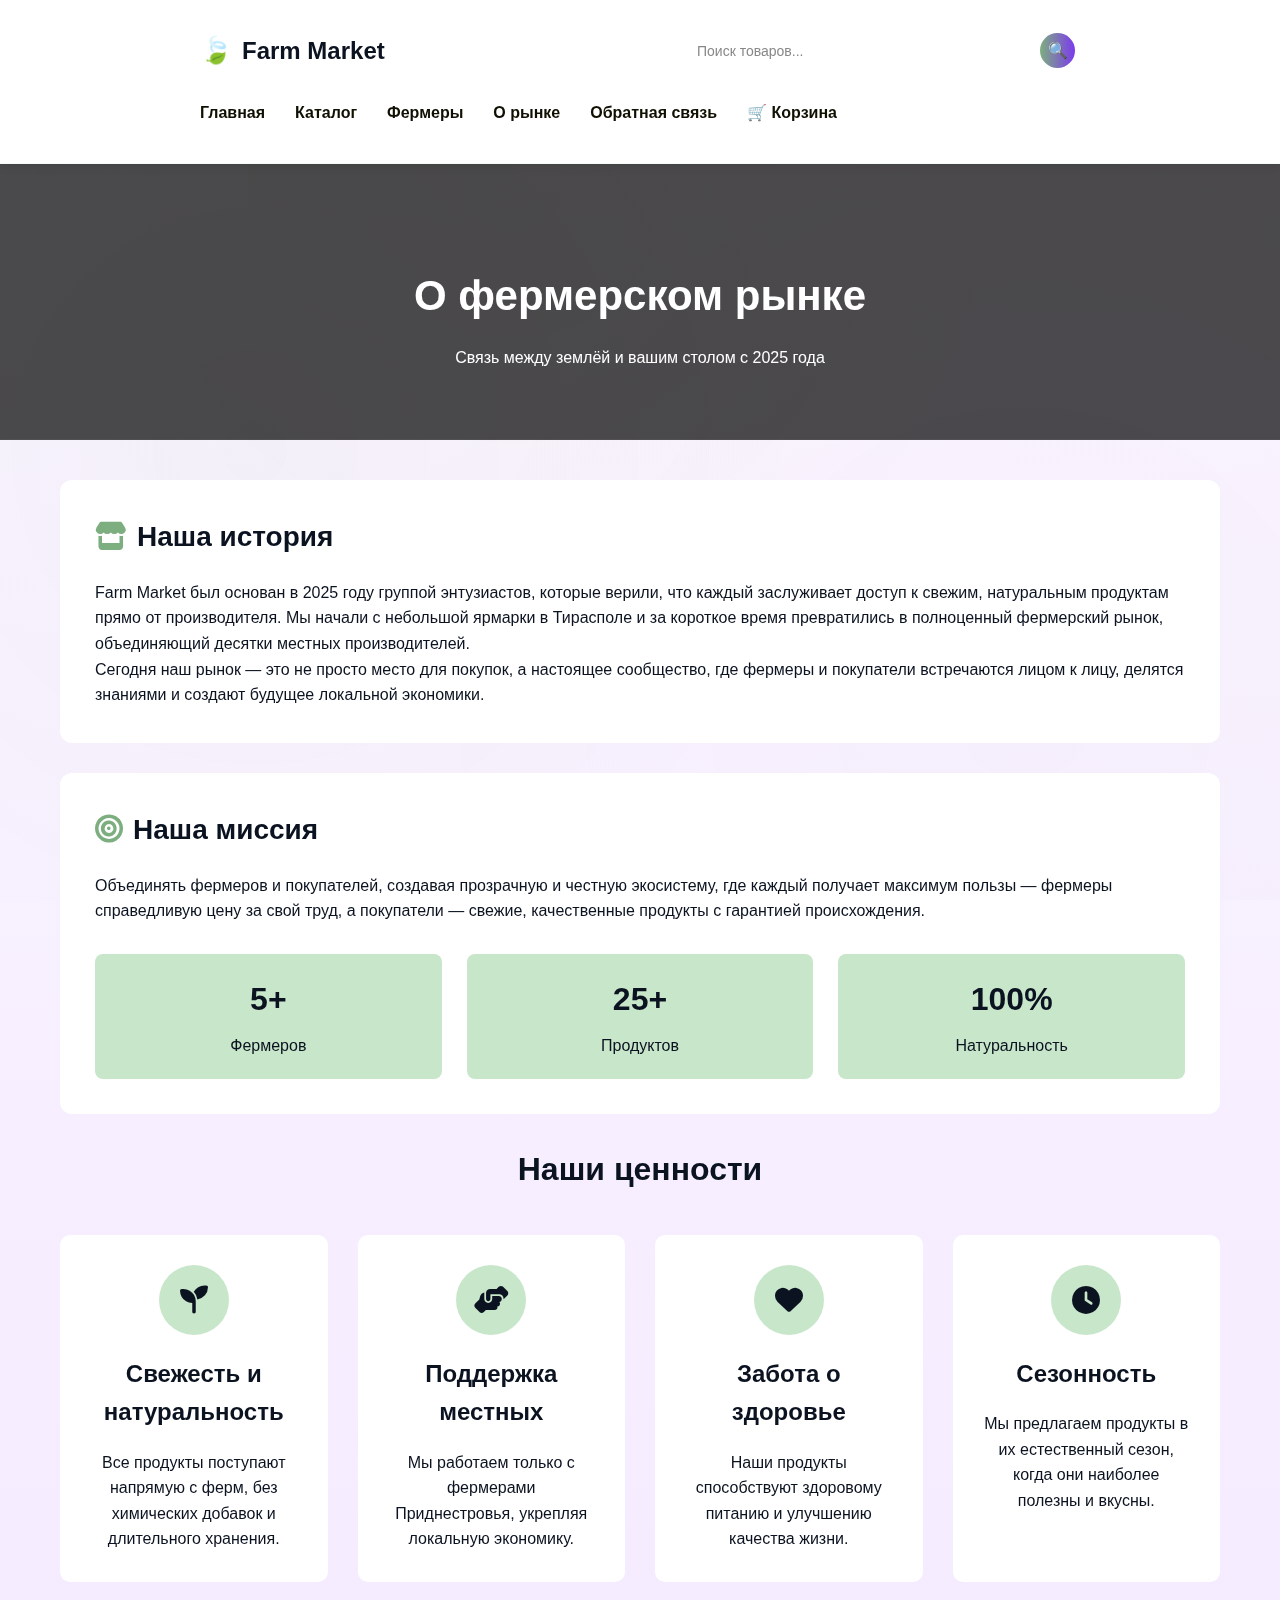
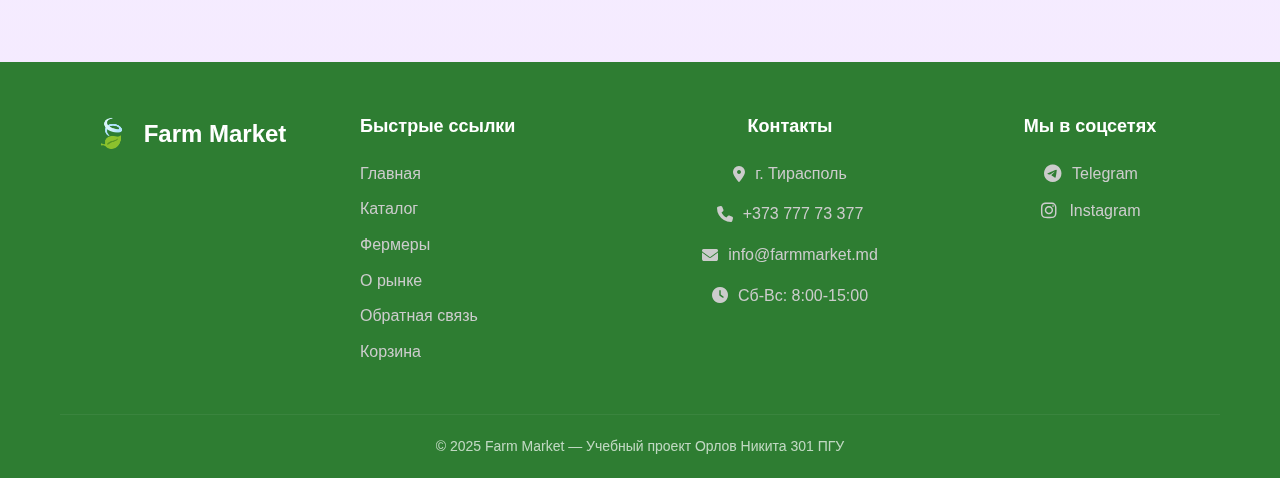
<file: docs/pages/about/about.html>
<!DOCTYPE html>
<html lang="ru">
<head>
    <meta charset="UTF-8" />
    <meta name="viewport" content="width=device-width, initial-scale=1.0" />
    <title>О рынке — Farm Market</title>
    <link href="https://fonts.googleapis.com/css2?family=Merriweather:wght@400;700&family=Open+Sans:wght@300;400;600;700&display=swap" rel="stylesheet">
    <link rel="stylesheet" href="https://cdnjs.cloudflare.com/ajax/libs/font-awesome/6.4.0/css/all.min.css">
    <link rel="stylesheet" href="../../main.css" />
</head>
<body>
<div class="page">
   <header class="header">
    <div class="container header__inner">
      <a href="../../index.html" class="logo">
        
        Farm Market
      </a>

      <div class="header__search-wrapper">
        <input type="text" class="header__search" placeholder="Поиск товаров..." id="header-search">
        <button class="header__search-btn" aria-label="Поиск">🔍</button>
      </div>

        <nav class="header__nav">
      <a href="../../index.html" class="header__nav-link nav-olive">Главная</a>
      <a href="../catalog/catalog.html" class="header__nav-link nav-olive">Каталог</a>
      <a href="../farmers/farmers.html" class="header__nav-link nav-olive">Фермеры</a>
      <a href="about.html" class="header__nav-link nav-olive">О рынке</a>
      <a href="../feedback/feedback.html" class="header__nav-link nav-olive">Обратная связь</a>
      <a href="../cart/cart.html" class="header__nav-link nav-olive">🛒 Корзина</a>
    </nav>

      <button class="header__burger">
        <span></span><span></span><span></span>
      </button>
    </div>
  </header>

    <main class="about page__section">
        <!-- Hero блок с фоном -->
        <section class="about__hero">
            <div class="container">
                <h1 class="about__title">О фермерском рынке</h1>
                <p class="about-subtitle">Связь между землёй и вашим столом с 2025 года</p>
            </div>
        </section>

        <div class="container">
            <!-- Наша история -->
            <section class="about__card about__intro">
                <h2 class="about__card-title">
                    <span class="about__card-icon"><i class="fas fa-store"></i></span>
                    Наша история
                </h2>
                <p>Farm Market был основан в 2025 году группой энтузиастов, которые верили, что каждый заслуживает доступ к свежим, натуральным продуктам прямо от производителя. Мы начали с небольшой ярмарки в Тирасполе и за короткое время превратились в полноценный фермерский рынок, объединяющий десятки местных производителей.</p>
                <p>Сегодня наш рынок — это не просто место для покупок, а настоящее сообщество, где фермеры и покупатели встречаются лицом к лицу, делятся знаниями и создают будущее локальной экономики.</p>
            </section>

            <!-- Миссия и цифры -->
            <section class="about__card about__mission">
                <h2 class="about__card-title">
                    <span class="about__card-icon"><i class="fas fa-bullseye"></i></span>
                    Наша миссия
                </h2>
                <p>Объединять фермеров и покупателей, создавая прозрачную и честную экосистему, где каждый получает максимум пользы — фермеры справедливую цену за свой труд, а покупатели — свежие, качественные продукты с гарантией происхождения.</p>

                <div class="about__stats">
                    <div class="about__stat">
                        <div class="about__stat-number">5+</div>
                        <div class="about__stat-label">Фермеров</div>
                    </div>
                    <div class="about__stat">
                        <div class="about__stat-number">25+</div>
                        <div class="about__stat-label">Продуктов</div>
                    </div>
                    <div class="about__stat">
                        <div class="about__stat-number">100%</div>
                        <div class="about__stat-label">Натуральность</div>
                    </div>
                </div>
            </section>

            <!-- Ценности -->
            <section class="about__values">
                <h2 class="about__section-title">Наши ценности</h2>
                <div class="about__values-grid">
                    <div class="about__value-card">
                        <div class="about__value-icon">
                            <i class="fas fa-seedling"></i>
                        </div>
                        <h3>Свежесть и натуральность</h3>
                        <p>Все продукты поступают напрямую с ферм, без химических добавок и длительного хранения.</p>
                    </div>
                    <div class="about__value-card">
                        <div class="about__value-icon">
                            <i class="fas fa-hands-helping"></i>
                        </div>
                        <h3>Поддержка местных</h3>
                        <p>Мы работаем только с фермерами Приднестровья, укрепляя локальную экономику.</p>
                    </div>
                    <div class="about__value-card">
                        <div class="about__value-icon">
                            <i class="fas fa-heart"></i>
                        </div>
                        <h3>Забота о здоровье</h3>
                        <p>Наши продукты способствуют здоровому питанию и улучшению качества жизни.</p>
                    </div>
                    <div class="about__value-card">
                        <div class="about__value-icon">
                            <i class="fas fa-clock"></i>
                        </div>
                        <h3>Сезонность</h3>
                        <p>Мы предлагаем продукты в их естественный сезон, когда они наиболее полезны и вкусны.</p>
                    </div>
                </div>
            </section>
        </div>
    </main>

    <footer class="footer">
        <div class="container">
            <div class="footer-content">
                <div class="footer-logo">
                    <div class="footer-logo__brand">
                        Farm Market
                    </div>
                    
                </div>
                <div class="footer-links">
                    <h4>Быстрые ссылки</h4>
                    <a href="../../index.html">Главная</a>
                    <a href="../catalog/catalog.html">Каталог</a>
                    <a href="../farmers/farmers.html">Фермеры</a>
                    <a href="about.html">О рынке</a>
                    <a href="../feedback/feedback.html">Обратная связь</a>
                    <a href="../cart/cart.html">Корзина</a>
                </div>
                <div class="footer-contact">
                    <h4>Контакты</h4>
                    <p><i class="fas fa-map-marker-alt"></i> г. Тирасполь</p>
                    <p><i class="fas fa-phone"></i> +373 777 73 377</p>
                    <p><i class="fas fa-envelope"></i> info@farmmarket.md</p>
                    <p><i class="fas fa-clock"></i> Сб-Вс: 8:00-15:00</p>
                </div>
                <div class="footer-social">
                    <h4>Мы в соцсетях</h4>
                    <div class="footer-social__links">
                        <a href="https://t.me/" target="_blank" class="social-link"><i class="fab fa-telegram-plane"></i> Telegram</a>
                        <a href="https://instagram.com/" target="_blank" class="social-link"><i class="fab fa-instagram"></i> Instagram</a>
                    </div>
                </div>
            </div>
            <div class="footer-bottom">
                <p>© 2025 Farm Market — Учебный  проект  Орлов Никита 301  ПГУ</p>
            </div>
        </div>
    </footer>
</div>
<script src="../../scripts/common.js" defer></script>
</body>
</html>
</file>
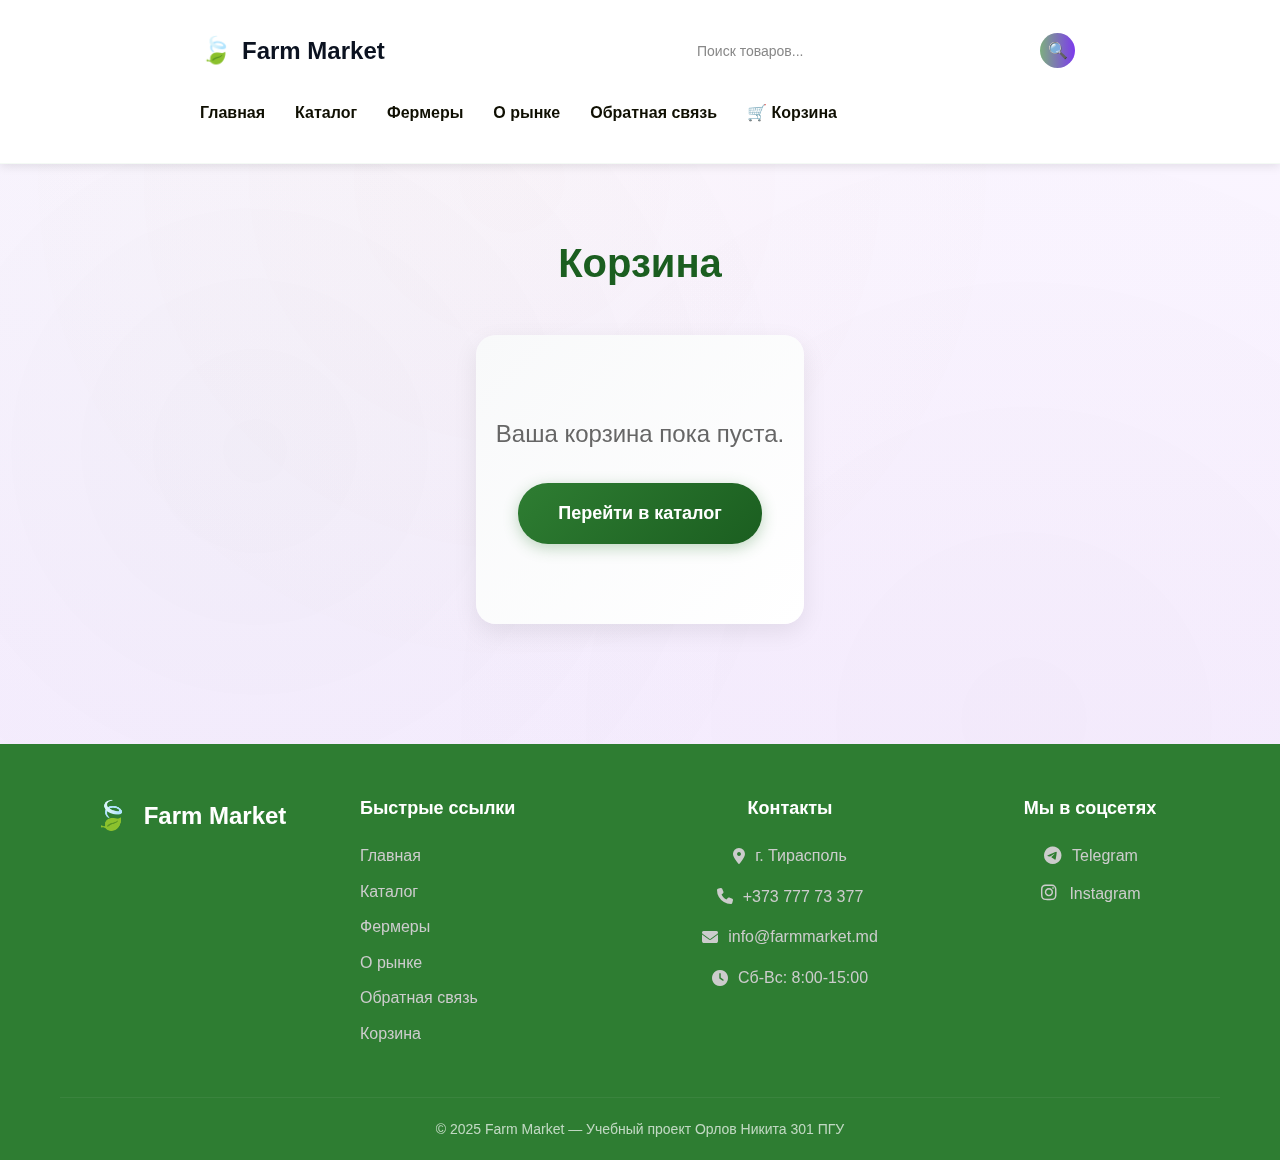
<file: docs/pages/cart/cart.html>
<!DOCTYPE html>
<html lang="ru">
<head>
    <meta charset="UTF-8" />
    <meta name="viewport" content="width=device-width, initial-scale=1.0" />
    <title>Корзина — LocalFarm</title>
    <link href="https://fonts.googleapis.com/css2?family=Merriweather:wght@400;700&family=Open+Sans:wght@300;400;600;700&display=swap" rel="stylesheet">
    <link rel="stylesheet" href="https://cdnjs.cloudflare.com/ajax/libs/font-awesome/6.4.0/css/all.min.css">
    <link rel="stylesheet" href="../../main.css" />
</head>
<body>
<div class="page">
  <header class="header">
    <div class="container header__inner">
      <a href="../../index.html" class="logo">Farm Market</a>

      <div class="header__search-wrapper">
        <input type="text" class="header__search" placeholder="Поиск товаров..." id="header-search">
        <button class="header__search-btn" aria-label="Поиск">🔍</button>
      </div>
     
      <nav class="header__nav">
      <a href="../../index.html" class="header__nav-link nav-olive">Главная</a>
      <a href="../catalog/catalog.html" class="header__nav-link nav-olive">Каталог</a>
      <a href="../farmers/farmers.html" class="header__nav-link nav-olive">Фермеры</a>
      <a href="../about/about.html" class="header__nav-link nav-olive">О рынке</a>
      <a href="../feedback/feedback.html" class="header__nav-link nav-olive">Обратная связь</a>
      <a href="cart.html" class="header__nav-link nav-olive">🛒 Корзина</a>
    </nav>

      <button class="header__burger">
        <span></span><span></span><span></span>
      </button>
    </div>
  </header>

<main class="cart page__section">
    <h1 class="cart__title section-title">Корзина</h1>

    <!-- Пустая корзина -->
    <div class="cart__empty" id="cart-empty">
        <p class="cart__empty-text">Ваша корзина пока пуста.</p>
        <a href="../catalog/catalog.html" class="cart__empty-button">Перейти в каталог</a>
    </div>

    <!-- Контент корзины -->
    <div class="cart__content" id="cart-content">
        <ul class="cart__list"></ul>

        <div class="cart__summary">
            <div class="cart__promo">
                <input type="text" id="promo-code" placeholder="Введите промокод" class="cart__promo-input">
                <button class="cart__promo-button">Применить</button>
            </div>
            <p class="cart__summary-text">Итого: <span id="cart-total">0 ₽</span></p>
            <button class="cart__order-button">Оформить заказ</button>
        </div>
    </div>
</main>

 <footer class="footer">
        <div class="container">
            <div class="footer-content">
                <div class="footer-logo">
                    <div class="footer-logo__brand">
                        Farm Market
                    </div>
                    
                </div>
                <div class="footer-links">
                    <h4>Быстрые ссылки</h4>
                    <a href="../../index.html">Главная</a>
                    <a href="../catalog/catalog.html">Каталог</a>
                    <a href="../farmers/farmers.html">Фермеры</a>
                    <a href="../about/about.html">О рынке</a>
                    <a href="../feedback/feedback.html">Обратная связь</a>
                    <a href="cart.html">Корзина</a>
                </div>
                <div class="footer-contact">
                    <h4>Контакты</h4>
                    <p><i class="fas fa-map-marker-alt"></i> г. Тирасполь</p>
                    <p><i class="fas fa-phone"></i> +373 777 73 377</p>
                    <p><i class="fas fa-envelope"></i> info@farmmarket.md</p>
                    <p><i class="fas fa-clock"></i> Сб-Вс: 8:00-15:00</p>
                </div>
                <div class="footer-social">
                    <h4>Мы в соцсетях</h4>
                    <div class="footer-social__links">
                        <a href="https://t.me/" target="_blank" class="social-link"><i class="fab fa-telegram-plane"></i> Telegram</a>
                        <a href="https://instagram.com/" target="_blank" class="social-link"><i class="fab fa-instagram"></i> Instagram</a>
                    </div>
                </div>
            </div>
            <div class="footer-bottom">
                <p>© 2025 Farm Market — Учебный  проект  Орлов Никита 301  ПГУ</p>
            </div>
        </div>
    </footer>
</div>
    <script src="../../scripts/common.js" defer></script>
    <script src="../../scripts/cart/cart.js" defer></script>
</body>
</html>
</file>
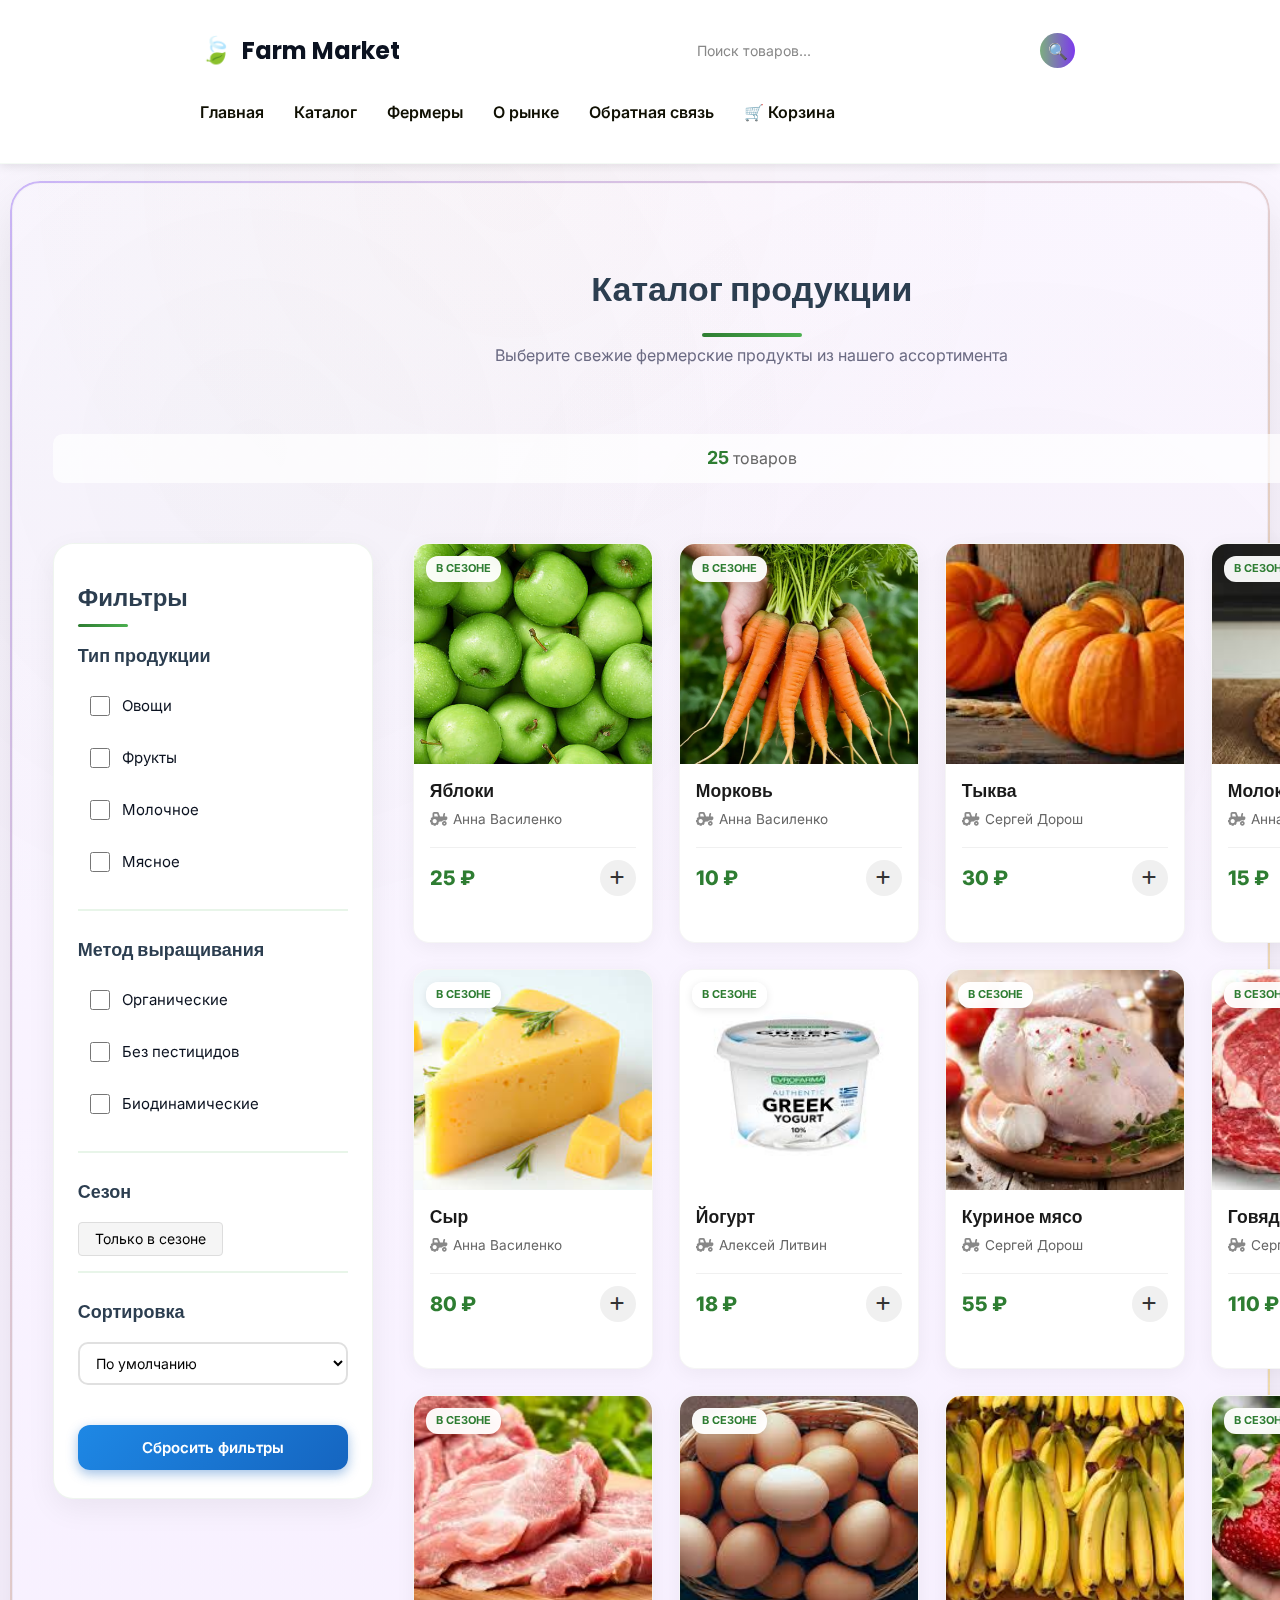
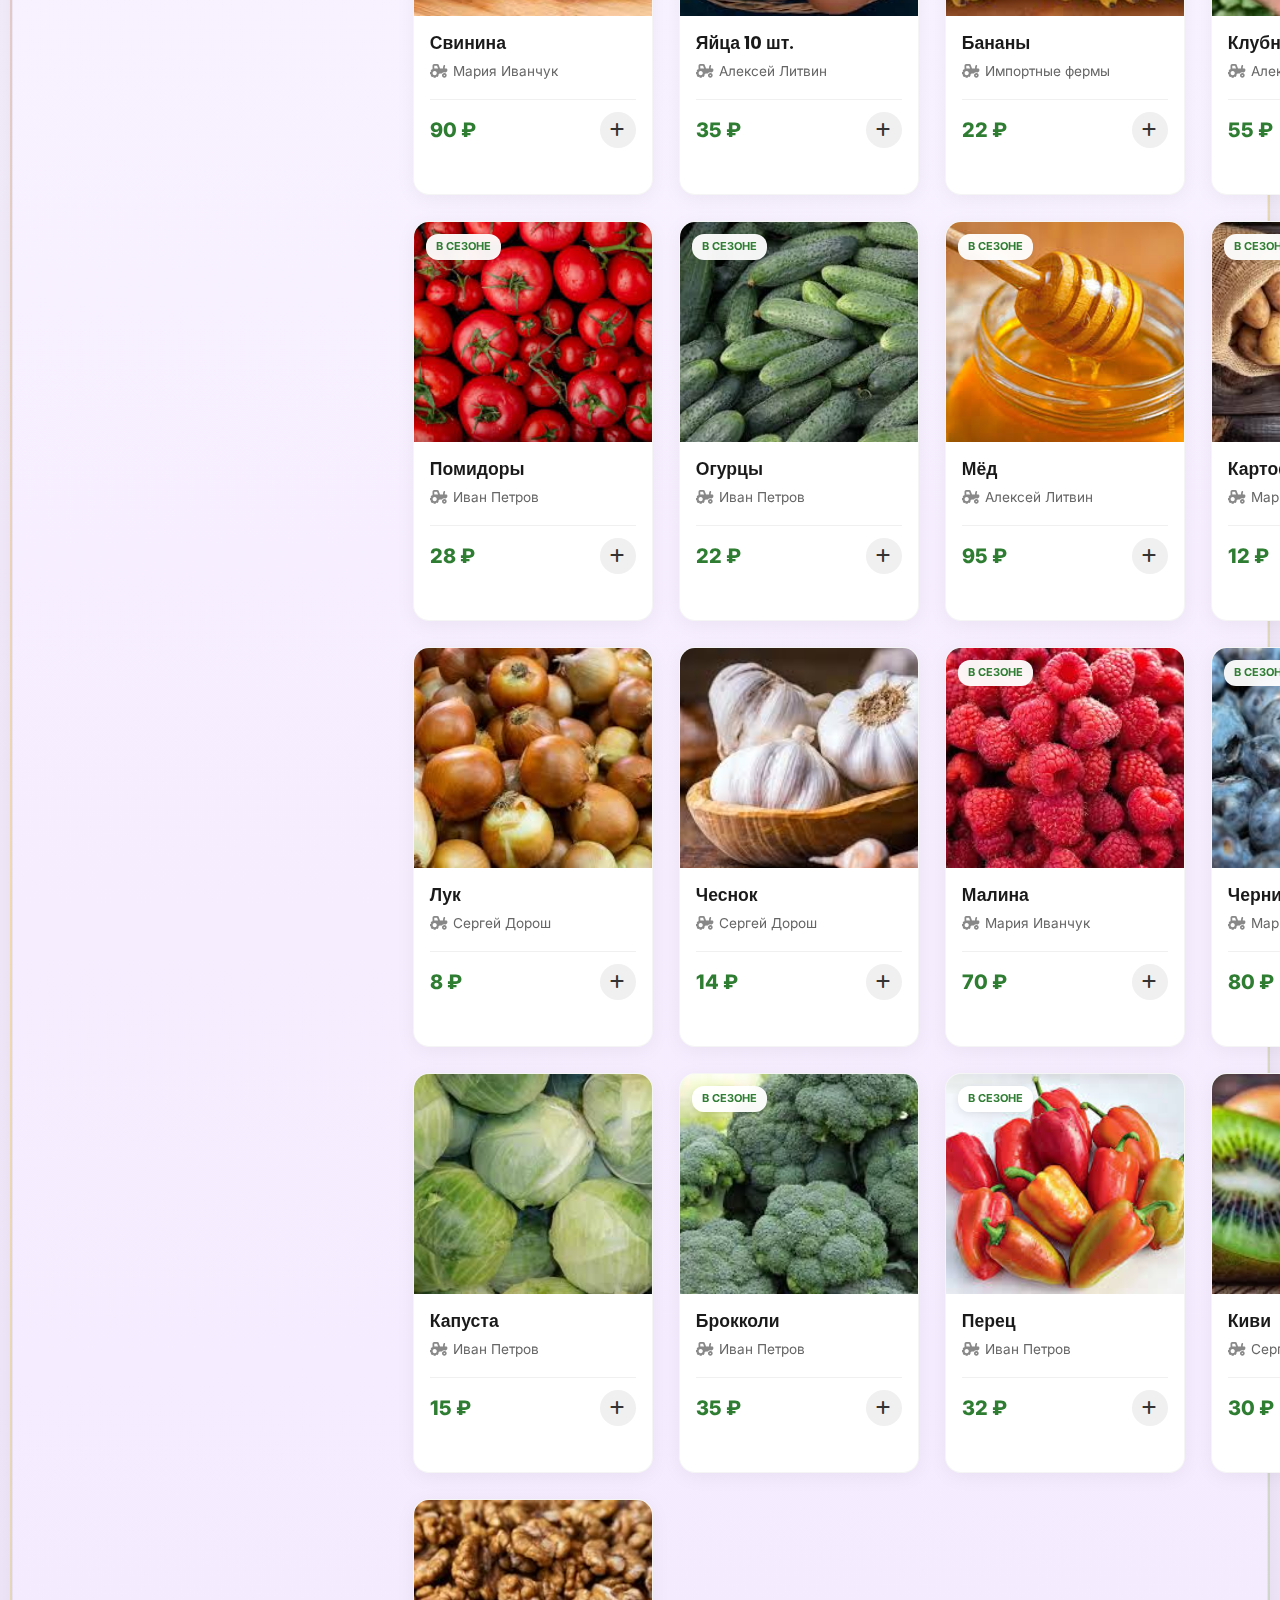
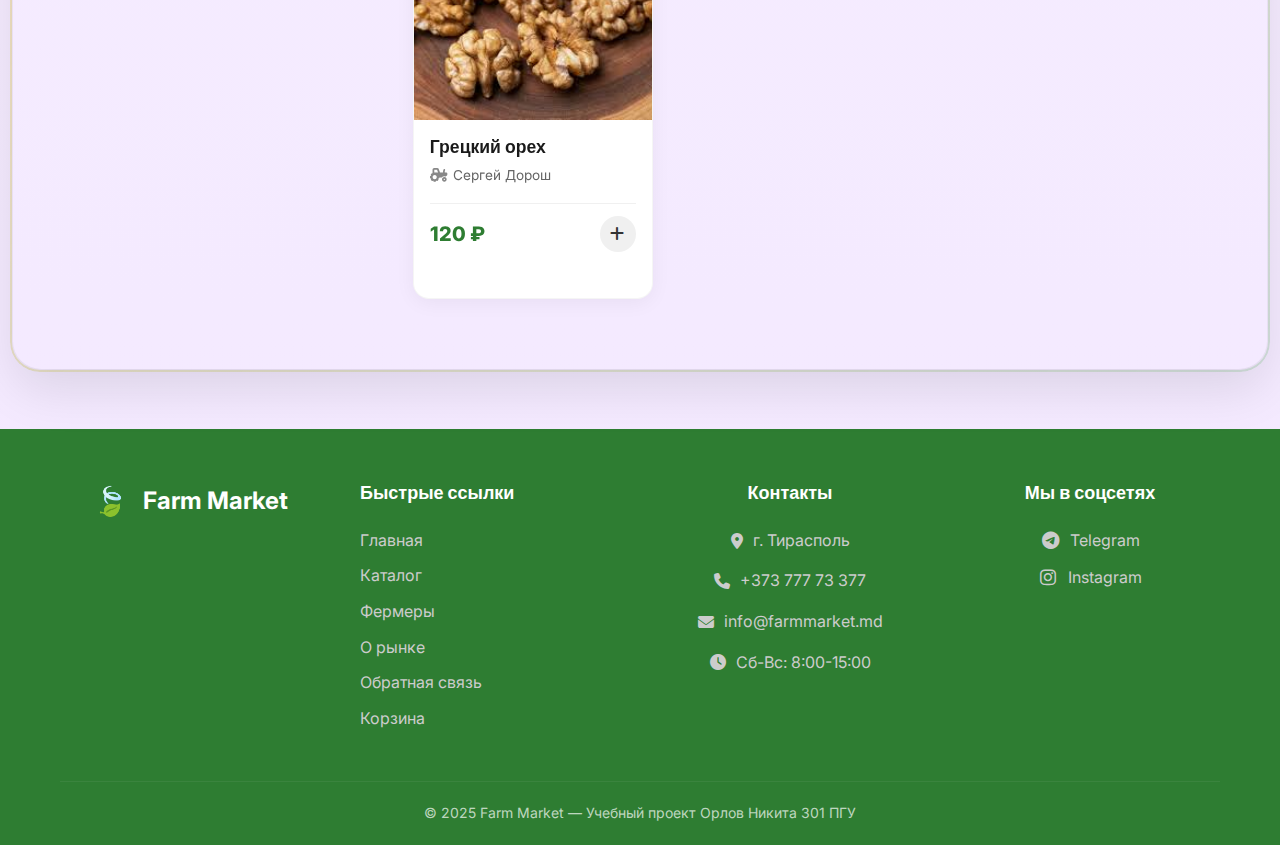
<file: docs/pages/catalog/catalog.html>
<!DOCTYPE html>
<html lang="ru">
<head>
    <meta charset="UTF-8" />
    <meta name="viewport" content="width=device-width, initial-scale=1.0" />
    <title>Каталог продукции — LocalFarm</title>
  
    <link href="https://fonts.googleapis.com/css2?family=Inter:wght@300;400;600;700&family=Poppins:wght@400;600;700&display=swap" rel="stylesheet">
    <link rel="stylesheet" href="https://cdnjs.cloudflare.com/ajax/libs/font-awesome/6.4.0/css/all.min.css">
    <link rel="stylesheet" href="../../main.css" />
    <link rel="stylesheet" href="../../blocks/filters/__button/filters__button.css" />
</head>
<body>
    <div class="page">
        <!-- Header -->
     <header class="header">
    <div class="container header__inner">
      <a href="../../index.html" class="logo">Farm Market</a>

      <div class="header__search-wrapper">
        <input type="text" class="header__search" placeholder="Поиск товаров..." id="header-search">
        <button class="header__search-btn" aria-label="Поиск">🔍</button>
      </div>

        <nav class="header__nav">
      <a href="../../index.html" class="header__nav-link nav-olive">Главная</a>
      <a href="catalog.html" class="header__nav-link nav-olive">Каталог</a>
      <a href="../farmers/farmers.html" class="header__nav-link nav-olive">Фермеры</a>
      <a href="../about/about.html" class="header__nav-link nav-olive">О рынке</a>
      <a href="../feedback/feedback.html" class="header__nav-link nav-olive">Обратная связь</a>
      <a href="../cart/cart.html" class="header__nav-link nav-olive">🛒 Корзина</a>
    </nav>

      <button class="header__burger">
        <span></span><span></span><span></span>
      </button>
    </div>
  </header>
        <!-- Main -->
        <main class="catalog page__section">
            <div class="catalog-hero">
                <div class="container">
                    <h1 class="catalog__title section-title">Каталог продукции</h1>
                    <p class="catalog__subtitle">Выберите свежие фермерские продукты из нашего ассортимента</p>
                </div>
            </div>
            
            <!-- Счетчик товаров -->
            <div class="catalog-stats">
                <span id="products-count">0</span> товаров
            </div>

            <!-- Filters -->
            <aside class="catalog__filters">
                <h2 class="filters__title">Фильтры</h2>

                <div class="filters__group">
                    <h3 class="filters__subtitle">Тип продукции</h3>
                    <label><input type="checkbox" name="type" value="vegetables"> Овощи</label>
                    <label><input type="checkbox" name="type" value="fruits"> Фрукты</label>
                    <label><input type="checkbox" name="type" value="dairy"> Молочное</label>
                    <label><input type="checkbox" name="type" value="meat"> Мясное</label>
                </div>

                 <div class="filters__group">
                    <h3 class="filters__subtitle">Метод выращивания</h3>
                    <label><input type="checkbox" name="method" value="Органические"> Органические</label>
                    <label><input type="checkbox" name="method" value="Без пестицидов"> Без пестицидов</label>
                    <label><input type="checkbox" name="method" value="Биодинамические"> Биодинамические</label>
                </div>

                <div class="filters__group">
                    <h3 class="filters__subtitle">Сезон</h3>
                    <button id="season-filter" class="filters__button">Только в сезоне</button>
                </div>

                <div class="filters__group">
                    <h3 class="filters__subtitle">Сортировка</h3>
                    <select id="sort-select">
                        <option value="default">По умолчанию</option>
                        <option value="price-asc">Цена ↑</option>
                        <option value="price-desc">Цена ↓</option>
                        <option value="alpha-asc">А-Я</option>
                        <option value="alpha-desc">Я-А</option>
                        <option value="location-asc">Место выращивания А-Я</option>
                        <option value="location-desc">Место выращивания Я-А</option>
                    </select>
                </div>

                <button id="reset-filters" class="filters__reset">Сбросить фильтры</button>
            </aside>

            <!-- Catalog Grid -->
            <section class="catalog__grid" id="catalog-grid">
                <!-- JS вставит карточки -->
            </section>
        </main>

        <!-- Footer -->
    <footer class="footer">
        <div class="container">
            <div class="footer-content">
                <div class="footer-logo">
                    <div class="footer-logo__brand">
                        Farm Market
                    </div>
                    
                </div>
                <div class="footer-links">
                    <h4>Быстрые ссылки</h4>
                    <a href="../../index.html">Главная</a>
                    <a href="catalog.html">Каталог</a>
                    <a href="../farmers/farmers.html">Фермеры</a>
                    <a href="../about/about.html">О рынке</a>
                    <a href="../feedback/feedback.html">Обратная связь</a>
                    <a href="../cart/cart.html">Корзина</a>
                </div>
                <div class="footer-contact">
                    <h4>Контакты</h4>
                    <p><i class="fas fa-map-marker-alt"></i> г. Тирасполь</p>
                    <p><i class="fas fa-phone"></i> +373 777 73 377</p>
                    <p><i class="fas fa-envelope"></i> info@farmmarket.md</p>
                    <p><i class="fas fa-clock"></i> Сб-Вс: 8:00-15:00</p>
                </div>
                <div class="footer-social">
                    <h4>Мы в соцсетях</h4>
                    <div class="footer-social__links">
                        <a href="https://t.me/" target="_blank" class="social-link"><i class="fab fa-telegram-plane"></i> Telegram</a>
                        <a href="https://instagram.com/" target="_blank" class="social-link"><i class="fab fa-instagram"></i> Instagram</a>
                    </div>
                </div>
            </div>
            <div class="footer-bottom">
                <p>© 2025 Farm Market — Учебный  проект  Орлов Никита 301  ПГУ</p>
            </div>
        </div>
    </footer>
    </div>

    <!-- JS -->
    <script src="../../scripts/common.js" defer></script>
    <script src="../../scripts/catalog/catalog.js" defer></script>
</body>
</html>
</file>
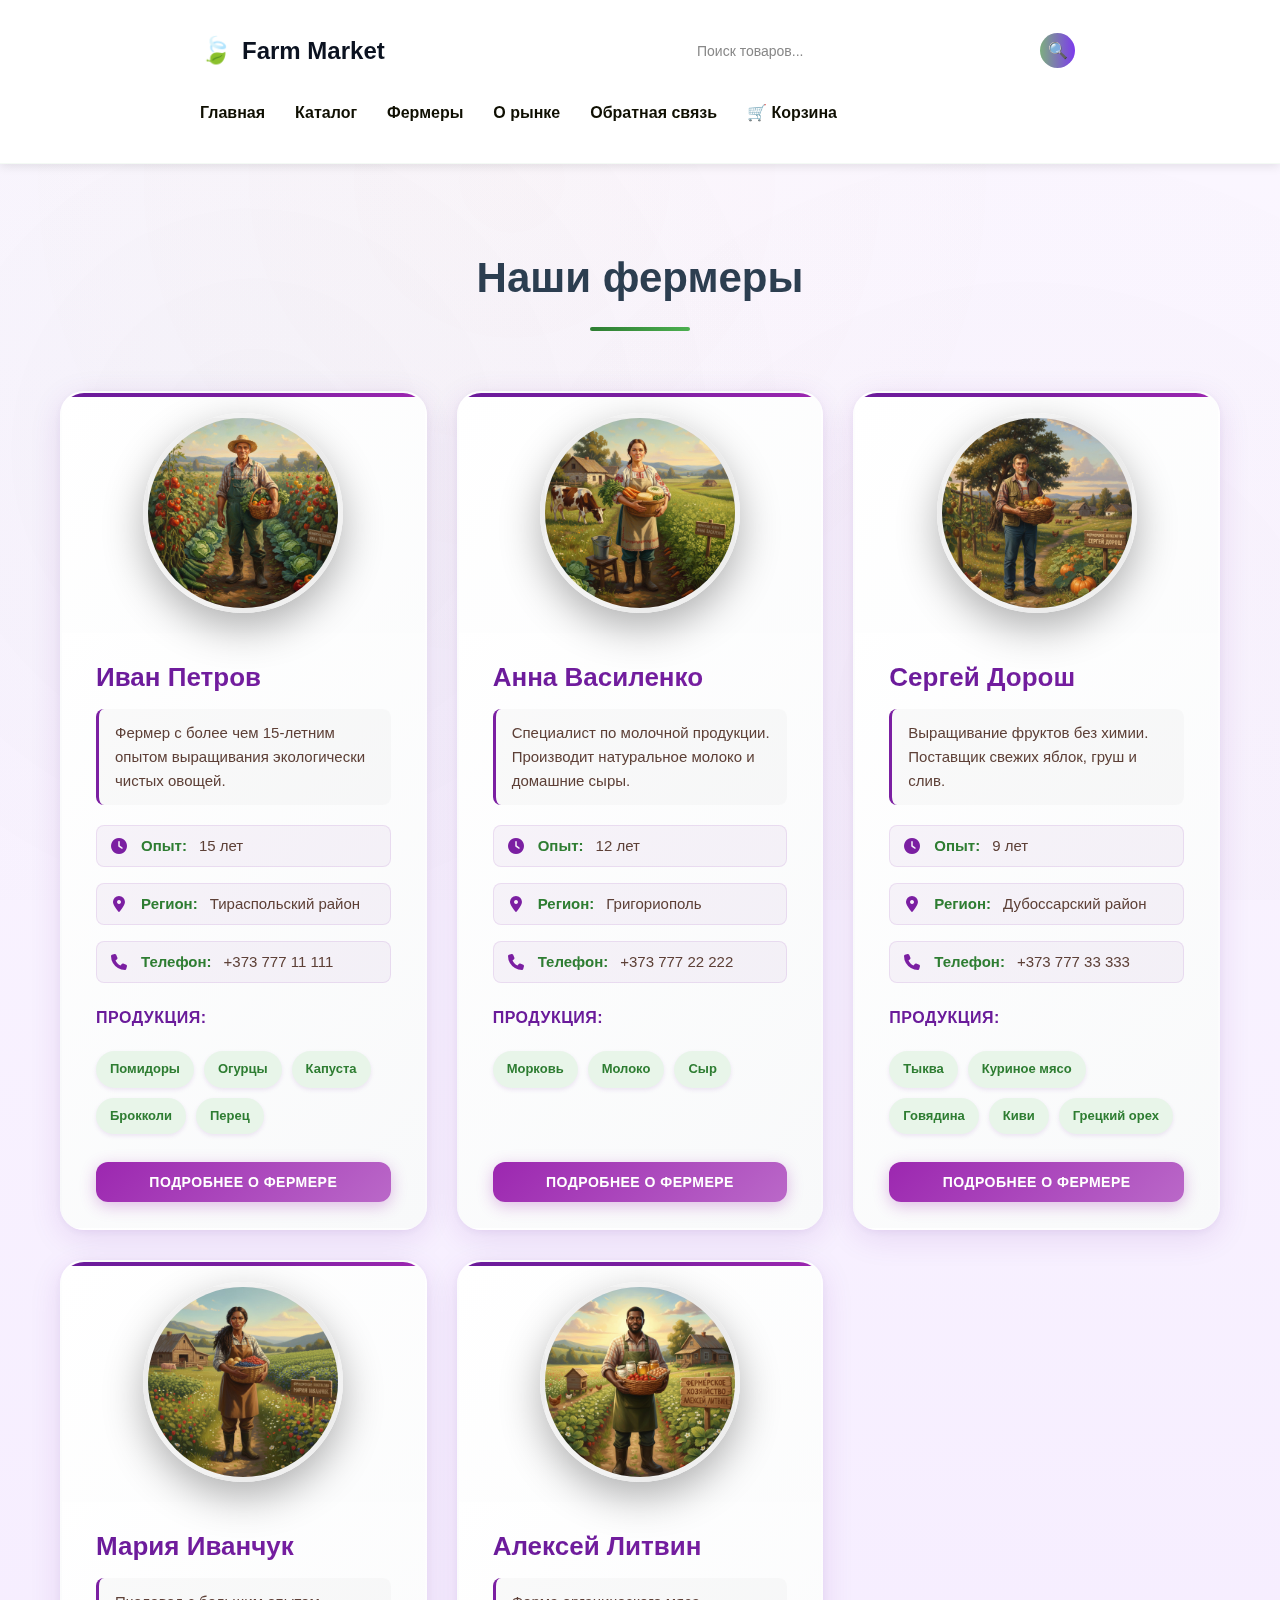
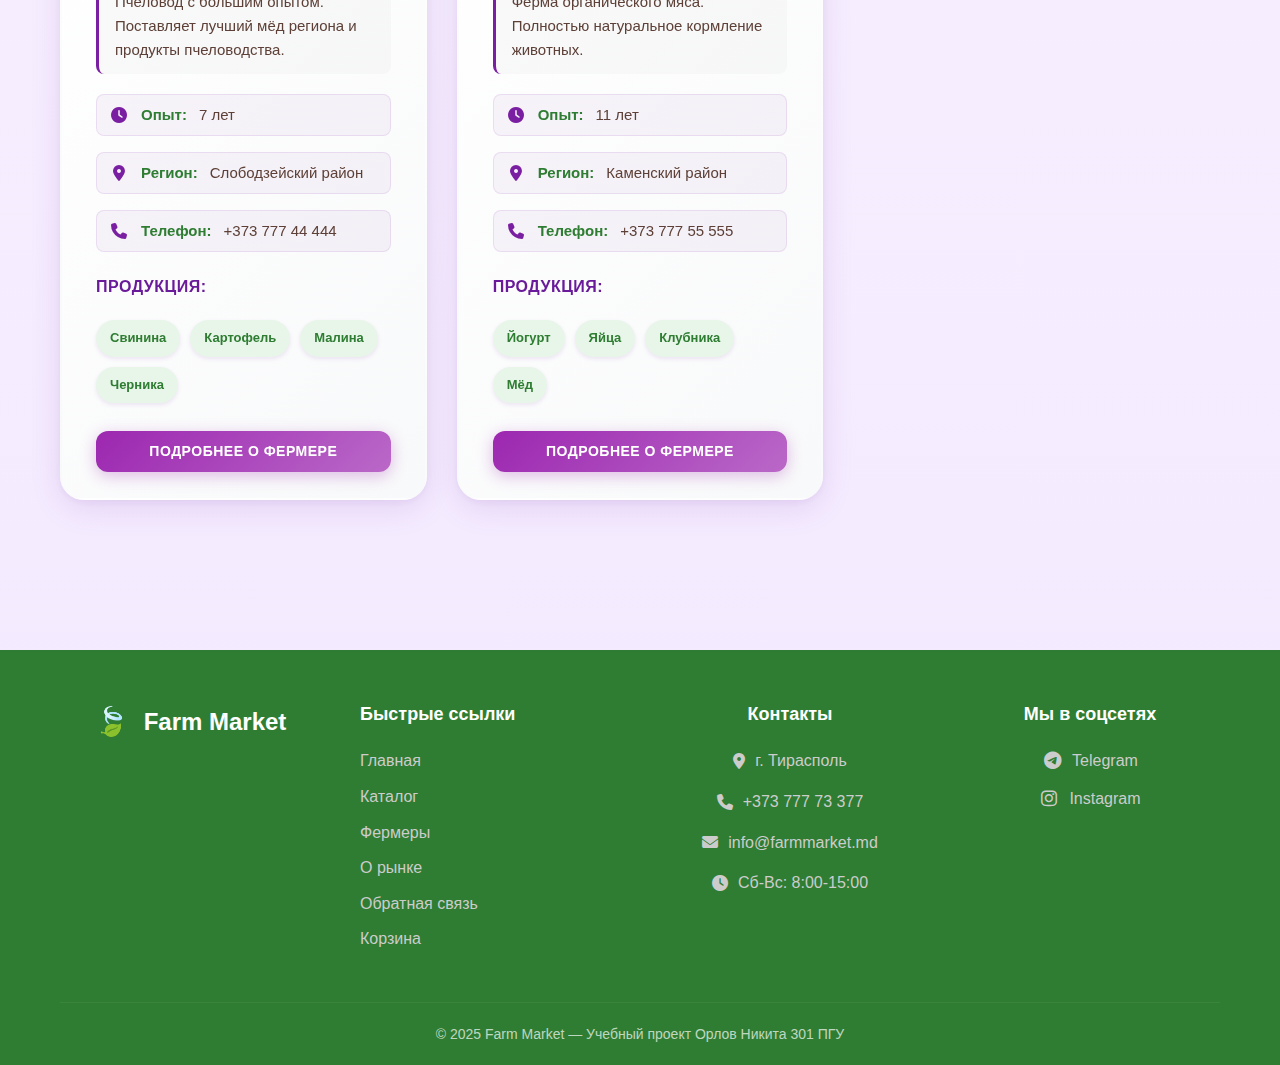
<file: docs/pages/farmers/farmers.html>
<!DOCTYPE html>
<html lang="ru">
<head>
    <meta charset="UTF-8" />
    <meta name="viewport" content="width=device-width, initial-scale=1.0" />
    <title>Фермеры — Farm   Market</title>
    <link href="https://fonts.googleapis.com/css2?family=Merriweather:wght@400;700&family=Open+Sans:wght@300;400;600;700&display=swap" rel="stylesheet">
    <link rel="stylesheet" href="https://cdnjs.cloudflare.com/ajax/libs/font-awesome/6.4.0/css/all.min.css">
    <link rel="stylesheet" href="../../main.css" />
</head>
<body>
<div class="page">
  <header class="header">
    <div class="container header__inner">
      <a href="../../index.html" class="logo">Farm Market</a>

      <div class="header__search-wrapper">
        <input type="text" class="header__search" placeholder="Поиск товаров..." id="header-search">
        <button class="header__search-btn" aria-label="Поиск">🔍</button>
      </div>

      <nav class="header__nav">
      <a href="../../index.html" class="header__nav-link nav-olive">Главная</a>
      <a href="../catalog/catalog.html" class="header__nav-link nav-olive">Каталог</a>
      <a href="farmers.html" class="header__nav-link nav-olive">Фермеры</a>
      <a href="../about/about.html" class="header__nav-link nav-olive">О рынке</a>
      <a href="../feedback/feedback.html" class="header__nav-link nav-olive">Обратная связь</a>
      <a href="../cart/cart.html" class="header__nav-link nav-olive">🛒 Корзина</a>
    </nav>

      <button class="header__burger">
        <span></span><span></span><span></span>
      </button>
    </div>
  </header>

    <main class="farmers page__section">
    <h1 class="farmers__title">Наши фермеры</h1>

    <section class="farmers-list" id="farmers-list">
    
    </section>
</main>
     <footer class="footer">
        <div class="container">
            <div class="footer-content">
                <div class="footer-logo">
                    <div class="footer-logo__brand">
                        Farm Market
                    </div>
                    
                </div>
                <div class="footer-links">
                    <h4>Быстрые ссылки</h4>
                    <a href="../../index.html">Главная</a>
                    <a href="../catalog/catalog.html">Каталог</a>
                    <a href="farmers.html">Фермеры</a>
                    <a href="../about/about.html">О рынке</a>
                    <a href="../feedback/feedback.html">Обратная связь</a>
                    <a href="../cart/cart.html">Корзина</a>
                </div>
                <div class="footer-contact">
                    <h4>Контакты</h4>
                    <p><i class="fas fa-map-marker-alt"></i> г. Тирасполь</p>
                    <p><i class="fas fa-phone"></i> +373 777 73 377</p>
                    <p><i class="fas fa-envelope"></i> info@farmmarket.md</p>
                    <p><i class="fas fa-clock"></i> Сб-Вс: 8:00-15:00</p>
                </div>
                <div class="footer-social">
                    <h4>Мы в соцсетях</h4>
                    <div class="footer-social__links">
                        <a href="https://t.me/" target="_blank" class="social-link"><i class="fab fa-telegram-plane"></i> Telegram</a>
                        <a href="https://instagram.com/" target="_blank" class="social-link"><i class="fab fa-instagram"></i> Instagram</a>
                    </div>
                </div>
            </div>
            <div class="footer-bottom">
                <p>© 2025 Farm Market — Учебный  проект  Орлов Никита 301  ПГУ</p>
            </div>
        </div>
    </footer>
</div>
<script src="../../scripts/common.js" defer></script>
<script src="../../scripts/farmers/farmers.js"></script>
</body>
</html>
</file>
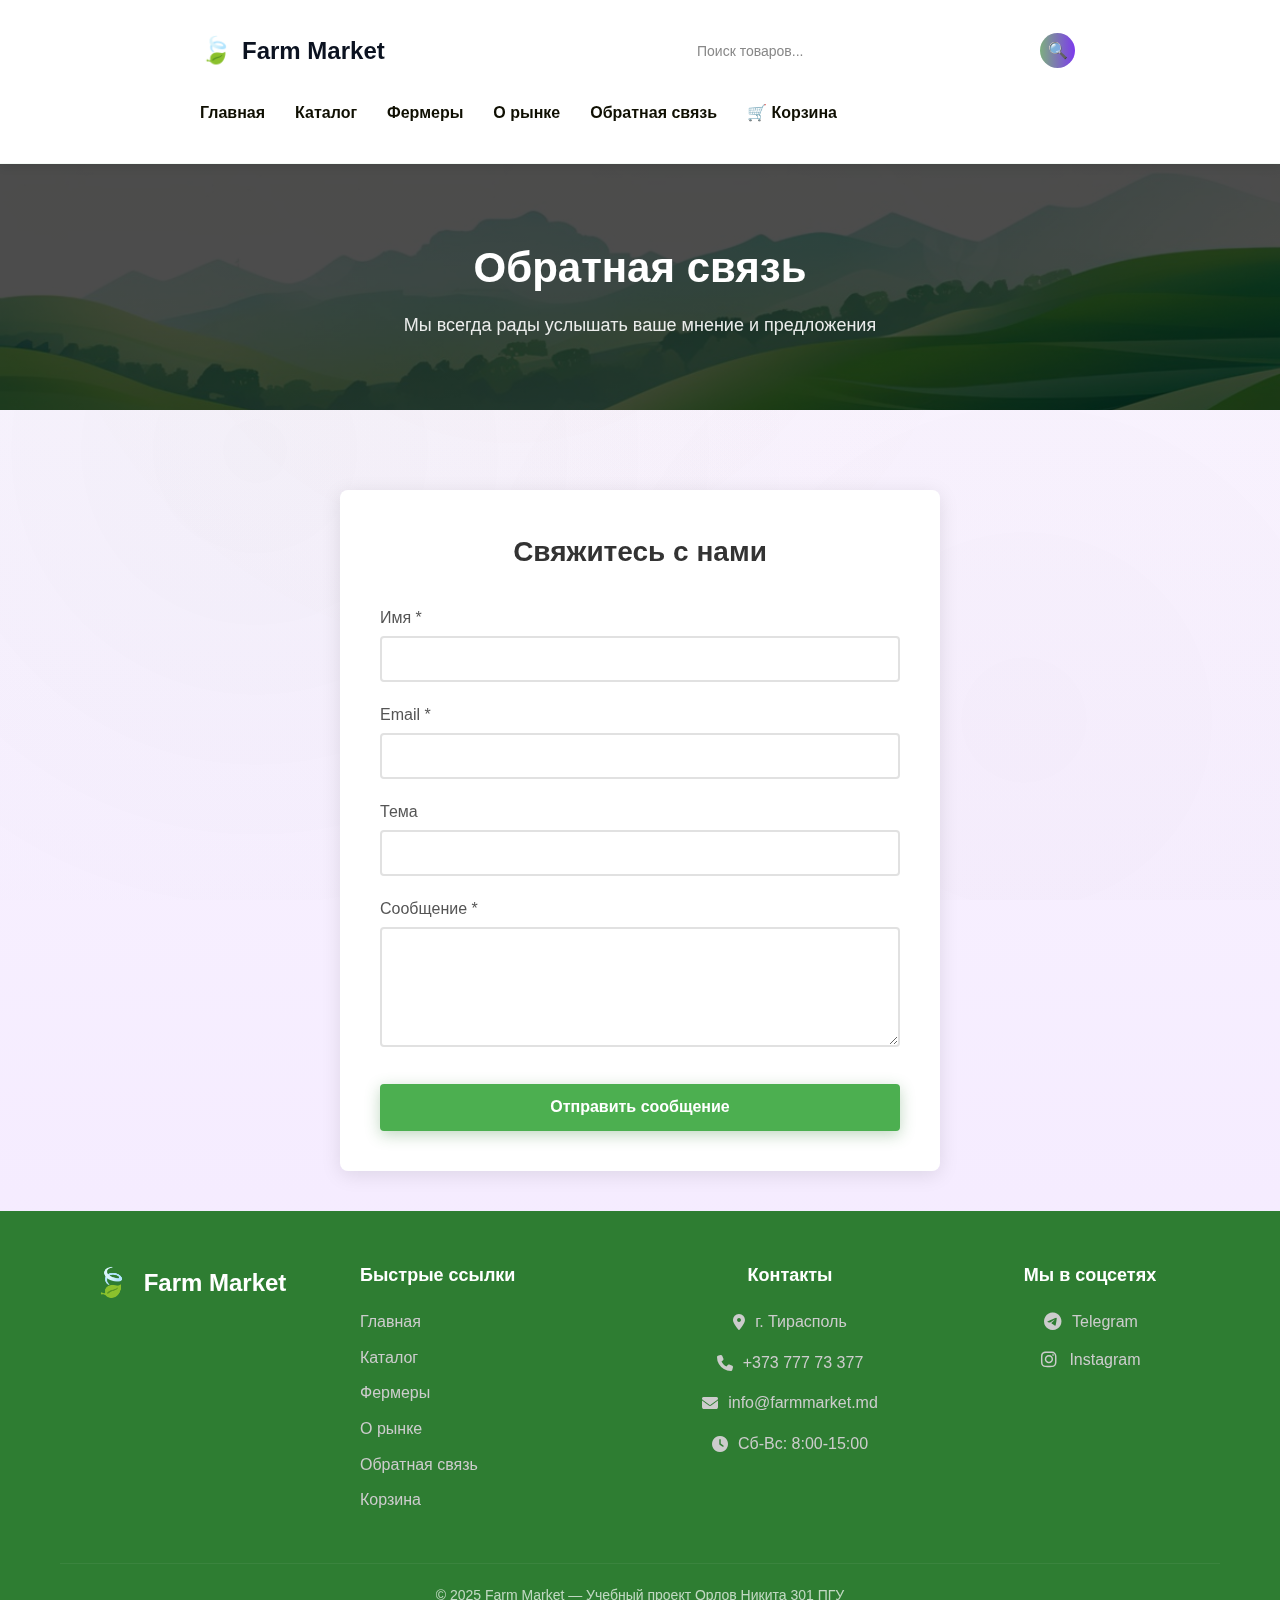
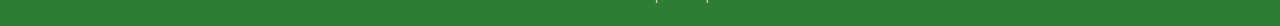
<file: docs/pages/feedback/feedback.html>
<!DOCTYPE html>
<html lang="ru">
<head>
    <meta charset="UTF-8" />
    <meta name="viewport" content="width=device-width, initial-scale=1.0" />
    <title>Обратная связь — Farm Market</title>
    <link href="https://fonts.googleapis.com/css2?family=Merriweather:wght@400;700&family=Open+Sans:wght@300;400;600;700&display=swap" rel="stylesheet">
    <link rel="stylesheet" href="https://cdnjs.cloudflare.com/ajax/libs/font-awesome/6.4.0/css/all.min.css">
    <link rel="stylesheet" href="../../main.css" />
</head>
<body>
<div class="page">
   <header class="header">
    <div class="container header__inner">
      <a href="../../index.html" class="logo">
        
        Farm Market
      </a>

      <div class="header__search-wrapper">
        <input type="text" class="header__search" placeholder="Поиск товаров..." id="header-search">
        <button class="header__search-btn" aria-label="Поиск">🔍</button>
      </div>

        <nav class="header__nav">
      <a href="../../index.html" class="header__nav-link nav-olive">Главная</a>
      <a href="../catalog/catalog.html" class="header__nav-link nav-olive">Каталог</a>
      <a href="../farmers/farmers.html" class="header__nav-link nav-olive">Фермеры</a>
      <a href="../about/about.html" class="header__nav-link nav-olive">О рынке</a>
      <a href="feedback.html" class="header__nav-link nav-olive">Обратная связь</a>
      <a href="../cart/cart.html" class="header__nav-link nav-olive">🛒 Корзина</a>
    </nav>

      <button class="header__burger">
        <span></span><span></span><span></span>
      </button>
    </div>
  </header>

    <main class="feedback page__section">
        <!-- Hero блок -->
        <section class="feedback__hero">
            <div class="container">
                <h1 class="feedback__title">Обратная связь</h1>
                <p class="feedback__subtitle">Мы всегда рады услышать ваше мнение и предложения</p>
            </div>
        </section>

        <div class="container">
            <!-- Форма обратной связи -->
            <section class="feedback__form-section">
                <div class="feedback__form-container">
                    <h2 class="feedback__form-title">Свяжитесь с нами</h2>
                    <form class="feedback__form" action="#" method="post">
                        <div class="feedback__form-group">
                            <label for="name" class="feedback__label">Имя *</label>
                            <input type="text" id="name" name="name" class="feedback__input" required>
                        </div>
                        <div class="feedback__form-group">
                            <label for="email" class="feedback__label">Email *</label>
                            <input type="email" id="email" name="email" class="feedback__input" required>
                        </div>
                        <div class="feedback__form-group">
                            <label for="subject" class="feedback__label">Тема</label>
                            <input type="text" id="subject" name="subject" class="feedback__input">
                        </div>
                        <div class="feedback__form-group">
                            <label for="message" class="feedback__label">Сообщение *</label>
                            <textarea id="message" name="message" class="feedback__textarea" rows="5" required></textarea>
                        </div>
                        <button type="submit" class="feedback__submit btn btn--primary">Отправить сообщение</button>
                    </form>
                </div>
            </section>
        </div>
    </main>

    <footer class="footer">
        <div class="container">
            <div class="footer-content">
                <div class="footer-logo">
                    <div class="footer-logo__brand">
                        Farm Market
                    </div>
                    
                </div>
                <div class="footer-links">
                    <h4>Быстрые ссылки</h4>
                    <a href="../../index.html">Главная</a>
                    <a href="../catalog/catalog.html">Каталог</a>
                    <a href="../farmers/farmers.html">Фермеры</a>
                    <a href="../about/about.html">О рынке</a>
                    <a href="feedback.html">Обратная связь</a>
                    <a href="../cart/cart.html">Корзина</a>
                </div>
                <div class="footer-contact">
                    <h4>Контакты</h4>
                    <p><i class="fas fa-map-marker-alt"></i> г. Тирасполь</p>
                    <p><i class="fas fa-phone"></i> +373 777 73 377</p>
                    <p><i class="fas fa-envelope"></i> info@farmmarket.md</p>
                    <p><i class="fas fa-clock"></i> Сб-Вс: 8:00-15:00</p>
                </div>
                <div class="footer-social">
                    <h4>Мы в соцсетях</h4>
                    <div class="footer-social__links">
                        <a href="https://t.me/" target="_blank" class="social-link"><i class="fab fa-telegram-plane"></i> Telegram</a>
                        <a href="https://instagram.com/" target="_blank" class="social-link"><i class="fab fa-instagram"></i> Instagram</a>
                    </div>
                </div>
            </div>
            <div class="footer-bottom">
                <p>© 2025 Farm Market — Учебный  проект  Орлов Никита 301  ПГУ</p>
            </div>
        </div>
    </footer>
</div>
<script src="../../scripts/common.js" defer></script>
</body>
</html>
</file>
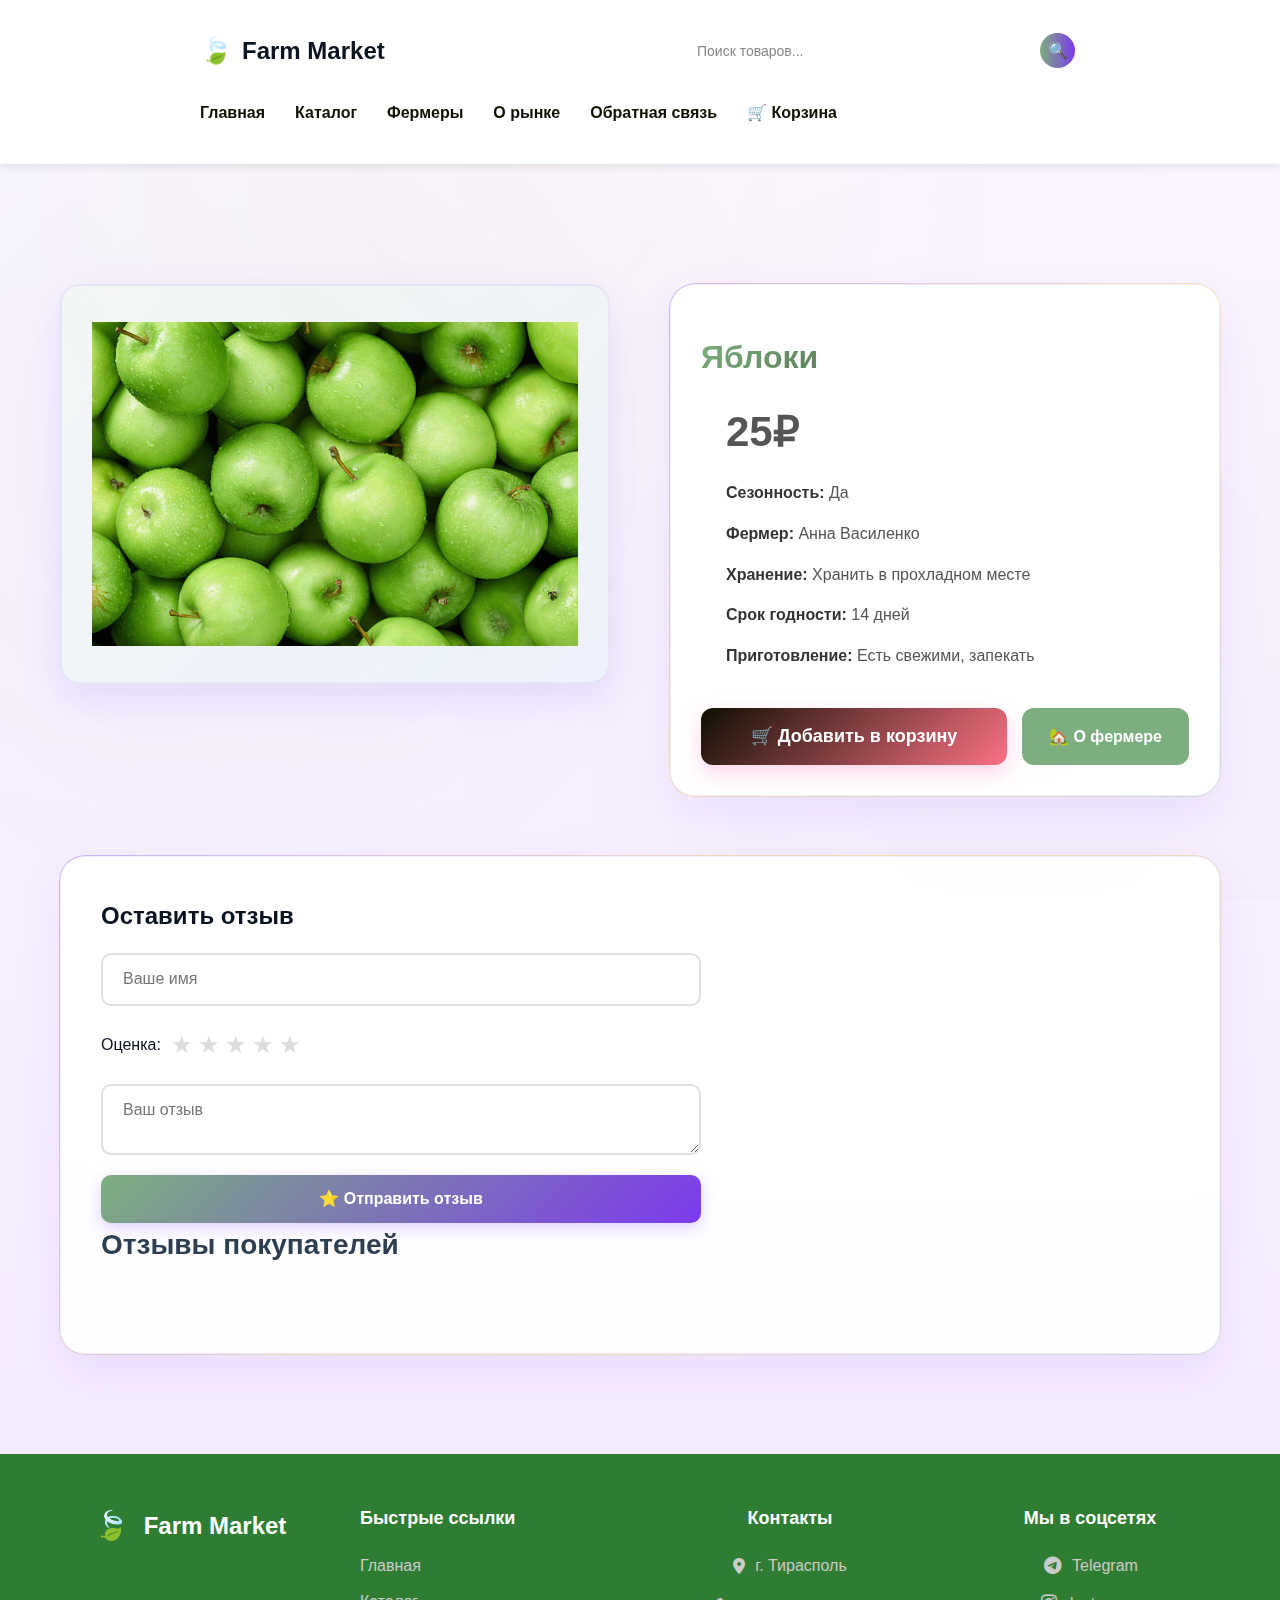
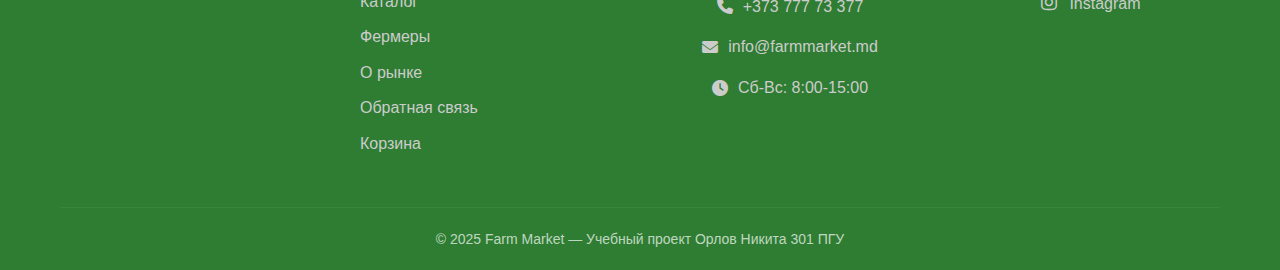
<file: docs/pages/product/product.html>
<!DOCTYPE html>
<html lang="ru">
<head>
  <meta charset="UTF-8" />
  <meta name="viewport" content="width=device-width, initial-scale=1.0" />
  <title>Страница товара — LocalFarm</title>
  <link rel="stylesheet" href="https://fonts.googleapis.com/css2?family=Merriweather:wght@400;700&family=Open+Sans:wght@300;400;600;700&display=swap">
  <link rel="stylesheet" href="https://cdnjs.cloudflare.com/ajax/libs/font-awesome/6.4.0/css/all.min.css">
  <link rel="stylesheet" href="../../main.css" />
</head>
<body class="product-page">
<header class="header">
  <div class="container header__inner">
    <a href="../../index.html" class="logo">Farm Market</a>
    
    <div class="header__search-wrapper">
      <input type="text" class="header__search" placeholder="Поиск товаров..." id="header-search">
      <button class="header__search-btn" aria-label="Поиск">🔍</button>
    </div>
    
     <nav class="header__nav">
      <a href="../../index.html" class="header__nav-link nav-olive">Главная</a>
      <a href="../catalog/catalog.html" class="header__nav-link nav-olive">Каталог</a>
      <a href="../farmers/farmers.html" class="header__nav-link nav-olive">Фермеры</a>
      <a href="../about/about.html" class="header__nav-link nav-olive">О рынке</a>
      <a href="../feedback/feedback.html" class="header__nav-link nav-olive">Обратная связь</a>
      <a href="../cart/cart.html" class="header__nav-link nav-olive">🛒 Корзина</a>
    </nav>
  </div>
</header>

<main class="product-container container">
    <div class="product-content">
        <img id="product-img" class="product-main-img" alt="product image" />
        <div class="product-info">
            <h1 id="product-name">Мандарины Абхазские</h1>
            <p class="product-price" id="product-price">996</p>
            <p><b>Сезонность:</b> <span id="product-season">Осень-Зима</span></p>
            <p><b>Фермер:</b> <span id="product-farmer">Ферма "Солнечная долина"</span></p>
            <p><b>Хранение:</b> <span id="product-storage">При температуре +4...+8°C</span></p>
            <p><b>Срок годности:</b> <span id="product-shelf-life">7 дней</span></p>
            <p><b>Приготовление:</b> <span id="product-cooking">Употреблять в свежем виде</span></p>
            <div class="product-actions">
              <button class="btn" id="add-to-cart">🛒 Добавить в корзину</button>
              <button class="btn-outline" id="open-farmer-modal">🏡 О фермере</button>
            </div>
        </div>
    </div>

    <section class="reviews-section">
    <h3>Оставить отзыв</h3>
    <form id="review-form" class="review-form">
        <input type="text" id="review-name" placeholder="Ваше имя" required />
        <div class="rating">
            <label>Оценка:</label>
            <div class="stars">
                <input type="radio" id="star5" name="rating" value="5"><label for="star5">★</label>
                <input type="radio" id="star4" name="rating" value="4"><label for="star4">★</label>
                <input type="radio" id="star3" name="rating" value="3"><label for="star3">★</label>
                <input type="radio" id="star2" name="rating" value="2"><label for="star2">★</label>
                <input type="radio" id="star1" name="rating" value="1"><label for="star1">★</label>
            </div>
        </div>
        <textarea id="review-text" placeholder="Ваш отзыв" required></textarea>
        <button type="submit" class="btn">⭐ Отправить отзыв</button>
    </form>

    <h2>Отзывы покупателей</h2>
    <div id="reviews-list" class="reviews-list">
        <!-- Отзывы подгружаются через JS -->
    </div>
</section>
</main>



 <footer class="footer">
        <div class="container">
            <div class="footer-content">
                <div class="footer-logo">
                    <div class="footer-logo__brand">
                        Farm Market
                    </div>
                    
                </div>
                <div class="footer-links">
                    <h4>Быстрые ссылки</h4>
                    <a href="../../index.html">Главная</a>
                    <a href="../catalog/catalog.html">Каталог</a>
                    <a href="../farmers/farmers.html">Фермеры</a>
                    <a href="../about/about.html">О рынке</a>
                    <a href="../feedback/feedback.html">Обратная связь</a>
                    <a href="../cart/cart.html">Корзина</a>
                </div>
                <div class="footer-contact">
                    <h4>Контакты</h4>
                    <p><i class="fas fa-map-marker-alt"></i> г. Тирасполь</p>
                    <p><i class="fas fa-phone"></i> +373 777 73 377</p>
                    <p><i class="fas fa-envelope"></i> info@farmmarket.md</p>
                    <p><i class="fas fa-clock"></i> Сб-Вс: 8:00-15:00</p>
                </div>
                <div class="footer-social">
                    <h4>Мы в соцсетях</h4>
                    <div class="footer-social__links">
                        <a href="https://t.me/" target="_blank" class="social-link"><i class="fab fa-telegram-plane"></i> Telegram</a>
                        <a href="https://instagram.com/" target="_blank" class="social-link"><i class="fab fa-instagram"></i> Instagram</a>
                    </div>
                </div>
            </div>
            <div class="footer-bottom">
                <p>© 2025 Farm Market — Учебный  проект  Орлов Никита 301  ПГУ</p>
            </div>
        </div>
    </footer>

    <!-- JS -->
    <script src="../../scripts/common.js" defer></script>
    <script src="../../scripts/product/product.js" defer></script>
    <script src="../../scripts/otzivi/otzivi.js" defer></script>
</body>
</html>
</file>
<file: docs/blocks/filters/__button/filters__button.css>
.filters__button {
  padding: 8px 16px;
  background-color: #f5f5f5;
  border: 1px solid #ddd;
  border-radius: 4px;
  cursor: pointer;
  font-size: 14px;
  transition: all 0.2s;
}

.filters__button:hover {
  background-color: #e0e0e0;
}

.filters__button.active {
  background-color: #4CAF50;
  color: white;
  border-color: #4CAF50;
}
</file>
<file: docs/main.css>
/* Глобальные переменные и базовые стили */
@import url(./styles/variables/variables.css);
@import url(./styles/base/global.css);
@import url(./styles/base/normalize.css);

/* Шапка */
@import url(./blocks/header/header.css);
@import url(./blocks/header/__inner/header__inner.css);
@import url(./blocks/header/__logo/header__logo.css);
@import url(./blocks/header/__logo/--before/header__logo--before.css);
@import url(./blocks/header/__nav/header__nav.css);
@import url(./blocks/header/__nav-link/header__nav-link.css);
@import url(./blocks/header/__burger/header__burger.css);
@import url(./blocks/header/__burger-span/header__burger-span.css);
@import url(./blocks/header/__search/header__search.css);
@import url(./blocks/header/__search--focus/header__search--focus.css);
@import url(./blocks/header/__search-btn/header__search-btn.css);
@import url(./blocks/header/__search-btn--hover/header__search-btn--hover.css);

/* Главный блок (hero) */
@import url(./blocks/hero/hero.css);
@import url(./blocks/hero/__title/hero__title.css);
@import url(./blocks/hero/__subtitle/hero__subtitle.css);
@import url(./blocks/hero/__actions/hero__actions.css);

/* Кнопки (btn) - вынесены из hero */
@import url(./blocks/btn/btn.css);
@import url(./blocks/btn/--primary/btn--primary.css);
@import url(./blocks/btn/--hover/btn--hover.css);
@import url(./blocks/btn/--secondary/btn--secondary.css);


/* Категории */
@import url(./blocks/categories/categories.css);
@import url(./blocks/categories/__grid/categories__grid.css);
@import url(./blocks/categories/__card/categories__card.css);
@import url(./blocks/categories/__card-title/categories__card-title.css);
@import url(./blocks/categories/__card-desc/categories__card-desc.css);
@import url(./blocks/categories/__card-icon/categories__card-icon.css);
@import url(./blocks/categories/__card--hover/categories__card--hover.css);

/* Преимущества */
@import url(./blocks/advantages/advantages.css);
@import url(./blocks/advantages/__grid/advantages__grid.css);
@import url(./blocks/advantages/__card/advantages__card.css);

/* Популярные товары */
@import url(./blocks/products/products.css);
@import url(./blocks/products/__title/products__title.css);
@import url(./blocks/products/__grid/products__grid.css);
@import url(./blocks/products/__list/products__list.css);
@import url(./blocks/products/__card/products__card.css);

/* Страница товара */
@import url(./blocks/products/__page/products__page.css);
@import url(./blocks/products/__page-container/products__page-container.css);
@import url(./blocks/products/__page-content/products__page-content.css);
@import url(./blocks/products/__page-header/products__page-header.css);
@import url(./blocks/products/__page-logo/products__page-logo.css);
@import url(./blocks/products/__page-nav/products__page-nav.css);

/* Каталог */
@import url(./blocks/catalog/catalog.css);
@import url(./blocks/catalog/__title/catalog__title.css);
@import url(./blocks/catalog/__grid/catalog__grid.css);
@import url(./blocks/catalog/__stats/catalog__stats.css);

/* Фильтры */
@import url(./blocks/filters/__title/filters__title.css);
@import url(./blocks/filters/__title/--after/filters__title--after.css);
@import url(./blocks/filters/__group/filters__group.css);
@import url(./blocks/filters/__subtitle/filters__subtitle.css);
@import url(./blocks/filters/__group-label/filters__group-label.css);
@import url(./blocks/filters/__group-input/filters__group-input.css);
@import url(./blocks/filters/__reset/filters__reset.css);

/* Фермеры */
@import url(./blocks/farmers/farmers.css);
@import url(./blocks/farmers/__title/farmers__title.css);
@import url(./blocks/farmers/__title/--after/farmers__title--after.css);
@import url(./blocks/farmers/__list/farmers__list.css);
@import url(./blocks/farmers/__card/farmers__card.css);
@import url(./blocks/farmers/__card-photo/farmers__card-photo.css);
@import url(./blocks/farmers/__card-content/farmers__card-content.css);
@import url(./blocks/farmers/__card-side-decor/farmers__card-side-decor.css);
@import url(./blocks/farmers/__reviews-modal/farmers__reviews-modal.css);
@import url(./blocks/farmers/__details-modal/farmers__details-modal.css);

/* О рынке (about) */
@import url(./blocks/about/about.css);
@import url(./blocks/about/__hero/about__hero.css);
@import url(./blocks/about/__title/about__title.css);
@import url(./blocks/about/__subtitle/about__subtitle.css);
@import url(./blocks/about/__card/about__card.css);
@import url(./blocks/about/__section-title/about__section-title.css);
@import url(./blocks/about/__stat/about__stat.css);
@import url(./blocks/about/__values/about__values.css);

/* Обратная связь */
@import url(./blocks/feedback/feedback.css);

/* Корзина */
@import url(./blocks/cart/cart.css);
@import url(./blocks/cart/__title/cart__title.css);
@import url(./blocks/cart/__empty/cart__empty.css);
@import url(./blocks/cart/__content/cart__content.css);
@import url(./blocks/cart/__list/cart__list.css);
@import url(./blocks/cart/__item/cart__item.css);
@import url(./blocks/cart/__item-info/cart__item-info.css);
@import url(./blocks/cart/__item-img/cart__item-img.css);
@import url(./blocks/cart/__summary/cart__summary.css);
@import url(./blocks/cart/__order/cart__order.css);
@import url(./blocks/cart/__order-modal/cart__order-modal.css);

/* Сезонный календарь */
@import url(./blocks/season/season__calendar.css);

/* Подвал */
@import url(./blocks/footer/footer.css);
@import url(./blocks/footer/__logo/footer__logo.css);
@import url(./blocks/footer/__logo-links/footer__links.css);
@import url(./blocks/footer/__content/footer__content.css);
@import url(./blocks/footer/__contact/footer__contact.css);
@import url(./blocks/footer/__bottom/footer__bottom.css);
</file>
